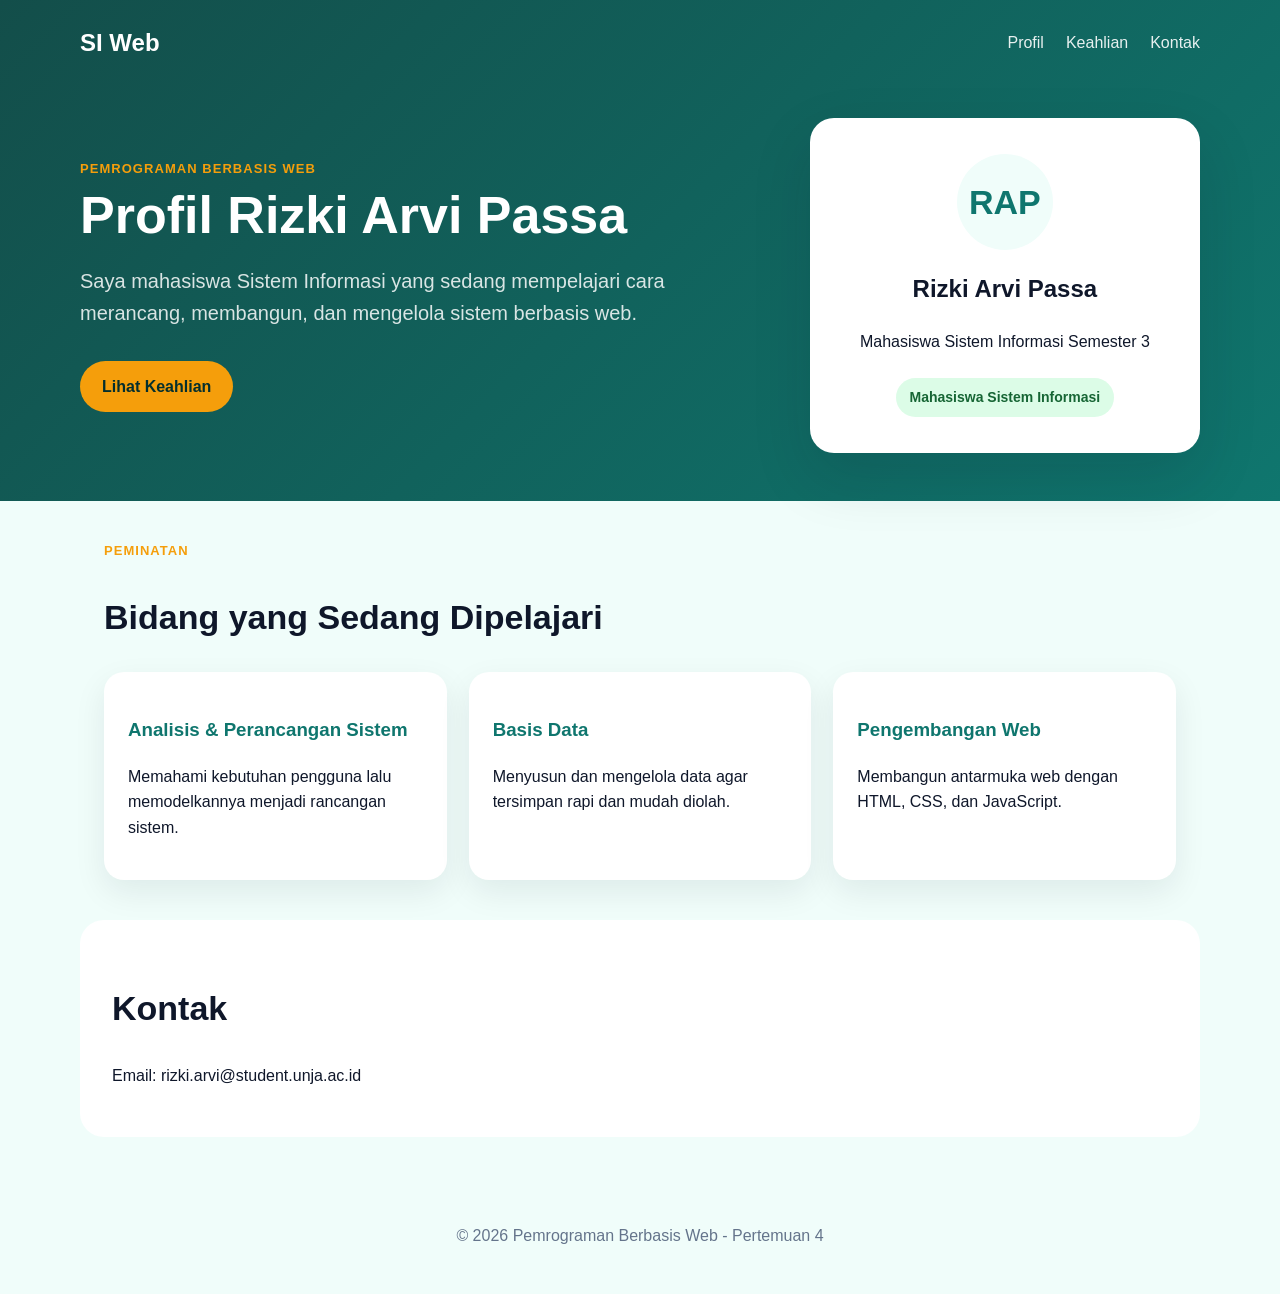
<file: Bab_4/index.html>
<!DOCTYPE html>
<html lang="id">
<head>
    <meta charset="UTF-8">
    <meta name="viewport" content="width=device-width, initial-scale=1.0">
    <title>Profil Mahasiswa Sistem Informasi</title>
    <link rel="stylesheet" href="style.css">
</head>
<body>
    <header class="site-header">
        <nav class="navbar" aria-label="Navigasi utama">
            <a class="brand" href="#">SI Web</a>
            <ul class="nav-links">
                <li><a href="#profil">Profil</a></li>
                <li><a href="#keahlian">Keahlian</a></li>
                <li><a href="#kontak">Kontak</a></li>
            </ul>
        </nav>

        <section class="hero" id="profil">
            <div class="hero-text">
                <p class="eyebrow">Pemrograman Berbasis Web</p>
                <h1>Profil Rizki Arvi Passa</h1>
                <p class="lead">Saya mahasiswa Sistem Informasi yang sedang mempelajari cara merancang, membangun, dan mengelola sistem berbasis web.</p>
                <a class="button" href="#keahlian">Lihat Keahlian</a>
            </div>
            <div class="profile-card" aria-label="Kartu profil singkat">
                <div class="avatar">RAP</div>
                <h2>Rizki Arvi Passa</h2>
                <p>Mahasiswa Sistem Informasi Semester 3</p>
                <span>Mahasiswa Sistem Informasi</span>
            </div>
        </section>
    </header>

    <main>
        <section class="section" id="keahlian">
        <p class="eyebrow">Peminatan</p>
        <h2>Bidang yang Sedang Dipelajari</h2>
        <div class="grid">
            <article class="card">
                <h3>Analisis &amp; Perancangan Sistem</h3>
                <p>Memahami kebutuhan pengguna lalu memodelkannya menjadi rancangan sistem.</p>
            </article>
            <article class="card">
                <h3>Basis Data</h3>
                <p>Menyusun dan mengelola data agar tersimpan rapi dan mudah diolah.</p>
            </article>
            <article class="card">
                <h3>Pengembangan Web</h3>
                <p>Membangun antarmuka web dengan HTML, CSS, dan JavaScript.</p>
            </article>
        </div>
    </section>
        <section class="section contact" id="kontak">
            <h2>Kontak</h2>
            <p>Email: rizki.arvi@student.unja.ac.id</p>
        </section>
    </main>

    <footer class="footer">
        <p>&copy; 2026 Pemrograman Berbasis Web - Pertemuan 4</p>
    </footer>
</body>
</html>
</file>
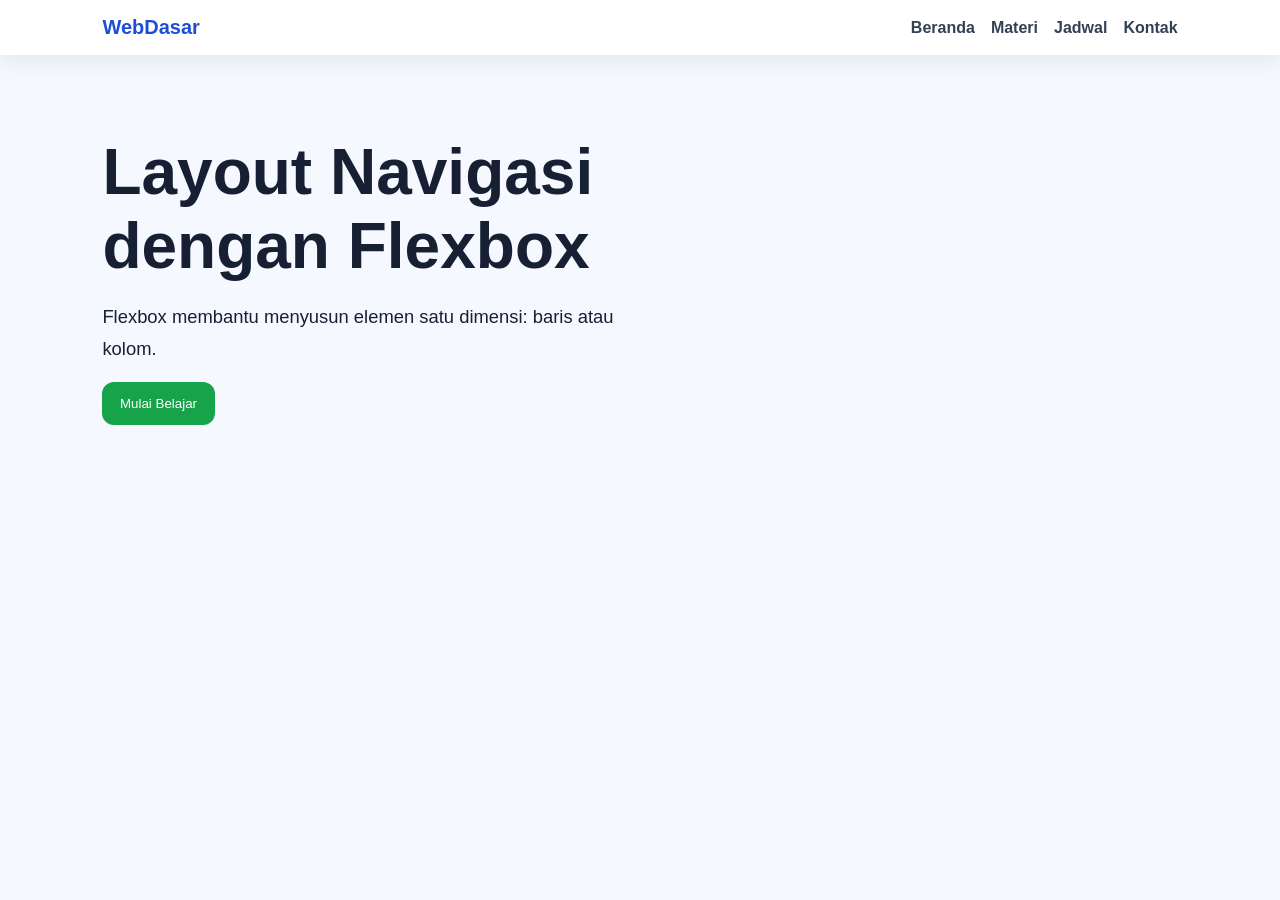
<file: Bab_5/01_Flexbox/index.html>
<!DOCTYPE html>
<html lang="id">
<head>
  <meta charset="UTF-8" />
  <meta name="viewport" content="width=device-width, initial-scale=1.0" />
  <title>Contoh Flexbox Navbar</title>
  <link rel="stylesheet" href="style.css" />
</head>
<body>
  <header class="site-header">
    <a class="brand" href="#">WebDasar</a>
    <nav class="nav-menu" aria-label="Menu utama">
      <a href="#">Beranda</a>
      <a href="#">Materi</a>
      <a href="#">Jadwal</a>
      <a href="#">Kontak</a>
    </nav>
  </header>
  <main class="hero">
    <h1>Layout Navigasi dengan Flexbox</h1>
    <p>Flexbox membantu menyusun elemen satu dimensi: baris atau kolom.</p>
    <button>Mulai Belajar</button>
  </main>
</body>
</html>
</file>
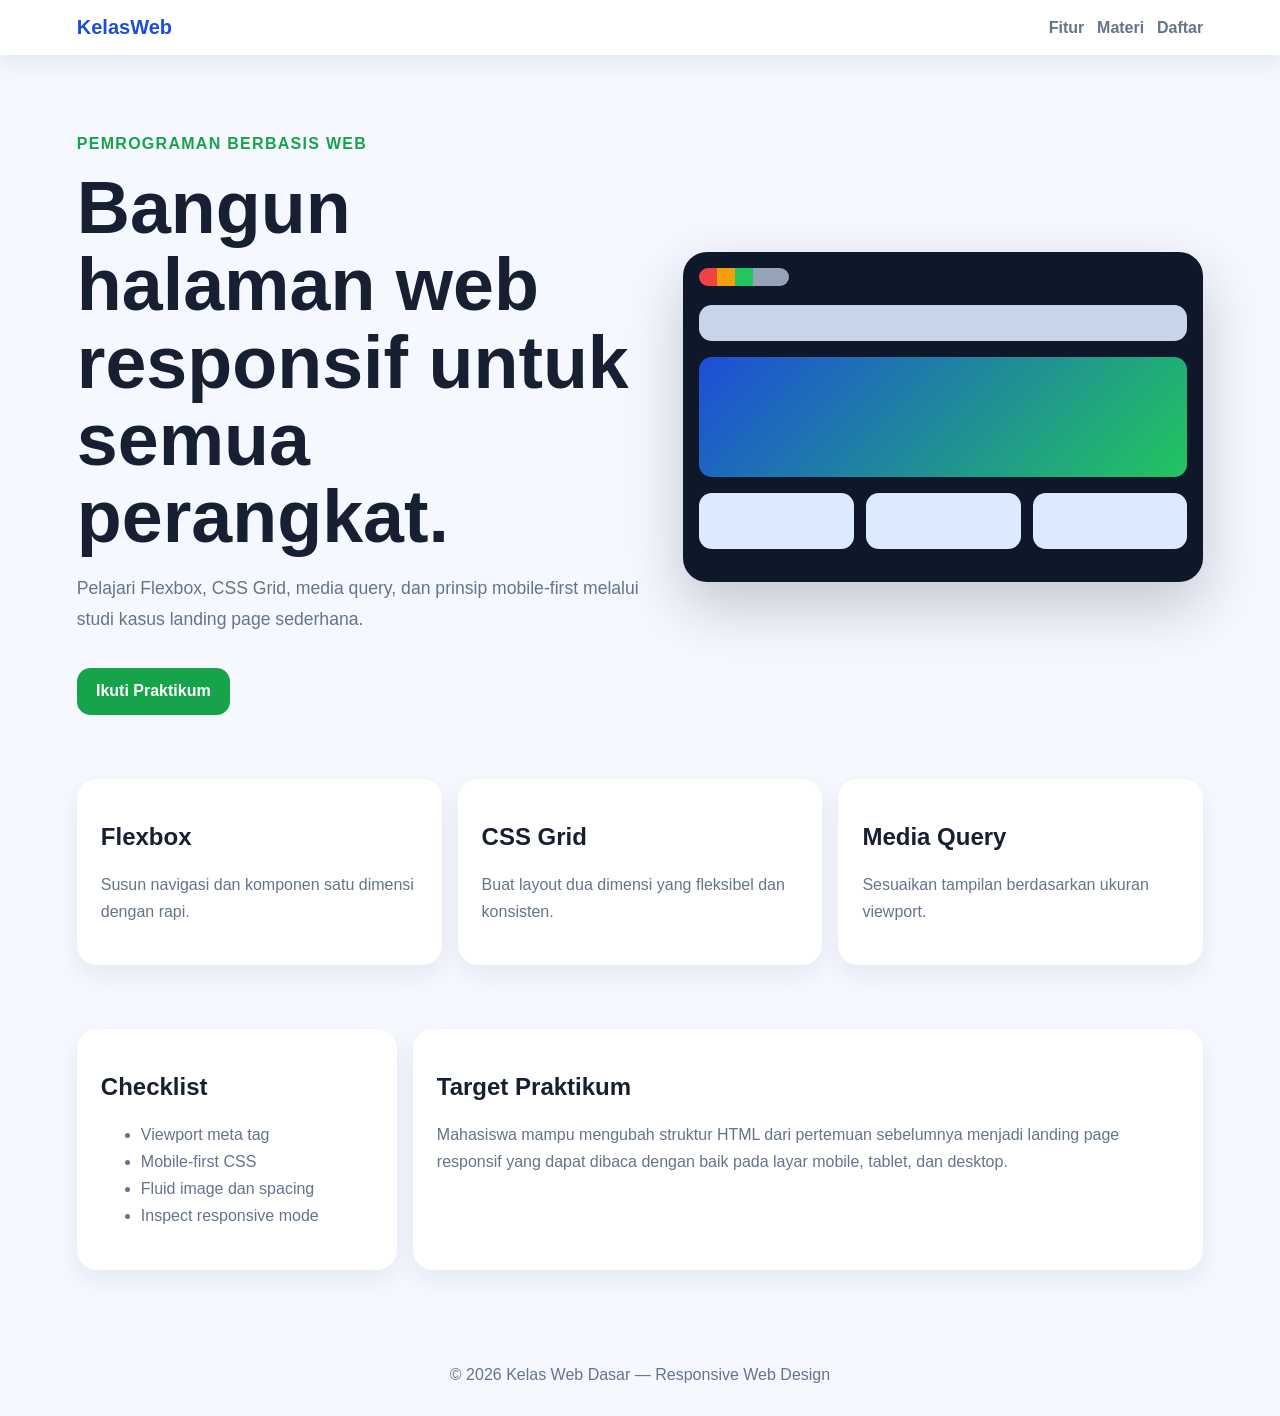
<file: Bab_5/02_Landing_Page/index.html>
<!DOCTYPE html>
<html lang="id">
<head>
  <meta charset="UTF-8" />
  <meta name="viewport" content="width=device-width, initial-scale=1.0" />
  <title>Kelas Web Dasar</title>
  <link rel="stylesheet" href="style.css" />
</head>
<body>
  <header class="topbar">
    <a class="brand" href="#">KelasWeb</a>
    <nav class="nav" aria-label="Menu utama">
      <a href="#fitur">Fitur</a>
      <a href="#materi">Materi</a>
      <a href="#daftar">Daftar</a>
    </nav>
  </header>

  <main>
    <section class="hero">
      <div class="hero-text">
        <p class="eyebrow">Pemrograman Berbasis Web</p>
        <h1>Bangun halaman web responsif untuk semua perangkat.</h1>
        <p class="lead">Pelajari Flexbox, CSS Grid, media query, dan prinsip mobile-first melalui studi kasus landing page sederhana.</p>
        <a class="btn" href="#daftar">Ikuti Praktikum</a>
      </div>
      <div class="device-card" aria-label="Ilustrasi tampilan responsif">
        <div class="browser-bar"></div>
        <div class="mock-nav"></div>
        <div class="mock-hero"></div>
        <div class="mock-grid"><span></span><span></span><span></span></div>
      </div>
    </section>

    <section id="fitur" class="features">
      <article><h2>Flexbox</h2><p>Susun navigasi dan komponen satu dimensi dengan rapi.</p></article>
      <article><h2>CSS Grid</h2><p>Buat layout dua dimensi yang fleksibel dan konsisten.</p></article>
      <article><h2>Media Query</h2><p>Sesuaikan tampilan berdasarkan ukuran viewport.</p></article>
    </section>

    <section id="materi" class="content-layout">
      <aside>
        <h2>Checklist</h2>
        <ul>
          <li>Viewport meta tag</li>
          <li>Mobile-first CSS</li>
          <li>Fluid image dan spacing</li>
          <li>Inspect responsive mode</li>
        </ul>
      </aside>
      <article>
        <h2>Target Praktikum</h2>
        <p>Mahasiswa mampu mengubah struktur HTML dari pertemuan sebelumnya menjadi landing page responsif yang dapat dibaca dengan baik pada layar mobile, tablet, dan desktop.</p>
      </article>
    </section>
  </main>

  <footer id="daftar">© 2026 Kelas Web Dasar — Responsive Web Design</footer>
</body>
</html>
</file>
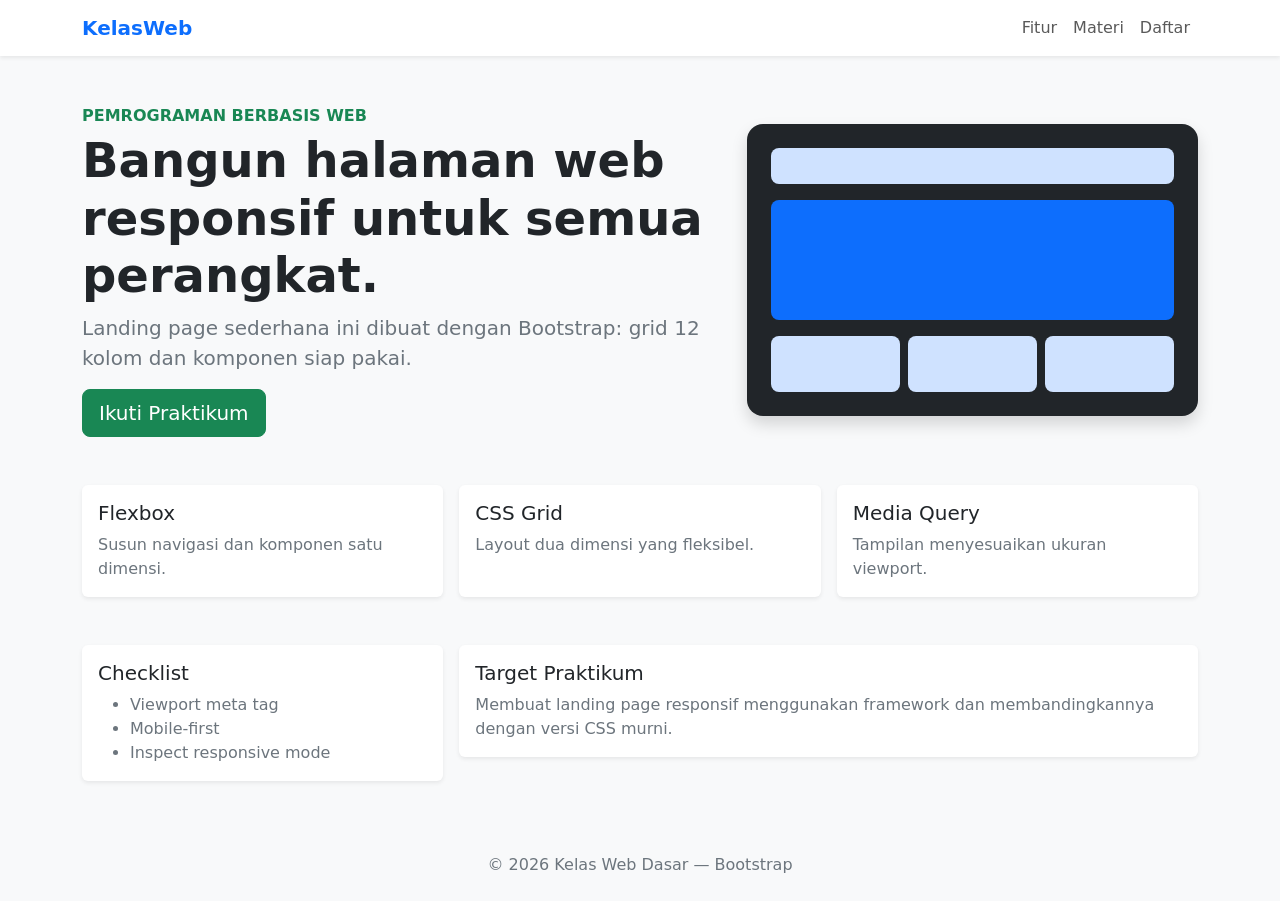
<file: Bab_5/03_Bootstrap/index.html>
<!DOCTYPE html>
<html lang="id">
<head>
  <meta charset="UTF-8">
  <meta name="viewport" content="width=device-width, initial-scale=1.0">
  <title>Landing Page Bootstrap</title>
  <!-- Bootstrap 5 via CDN (perlu koneksi internet) - getbootstrap.com -->
  <link href="https://cdn.jsdelivr.net/npm/bootstrap@5.3.3/dist/css/bootstrap.min.css" rel="stylesheet">
</head>
<body class="bg-light">
  <nav class="navbar navbar-expand-md bg-white shadow-sm">
    <div class="container">
      <a class="navbar-brand fw-bold text-primary" href="#">KelasWeb</a>
      <button class="navbar-toggler" type="button" data-bs-toggle="collapse" data-bs-target="#menu" aria-label="Buka menu">
        <span class="navbar-toggler-icon"></span>
      </button>
      <div class="collapse navbar-collapse" id="menu">
        <ul class="navbar-nav ms-auto">
          <li class="nav-item"><a class="nav-link" href="#fitur">Fitur</a></li>
          <li class="nav-item"><a class="nav-link" href="#materi">Materi</a></li>
          <li class="nav-item"><a class="nav-link" href="#daftar">Daftar</a></li>
        </ul>
      </div>
    </div>
  </nav>

  <header class="container py-5">
    <div class="row align-items-center g-4">
      <div class="col-md-7">
        <p class="text-success fw-bold text-uppercase mb-1">Pemrograman Berbasis Web</p>
        <h1 class="display-5 fw-bold">Bangun halaman web responsif untuk semua perangkat.</h1>
        <p class="lead text-secondary">Landing page sederhana ini dibuat dengan Bootstrap: grid 12 kolom dan komponen siap pakai.</p>
        <a class="btn btn-success btn-lg" href="#daftar">Ikuti Praktikum</a>
      </div>
      <div class="col-md-5">
        <div class="p-4 rounded-4 bg-dark shadow">
          <div class="rounded-3 bg-primary-subtle mb-3" style="height:36px"></div>
          <div class="rounded-3 bg-primary mb-3" style="height:120px"></div>
          <div class="row g-2">
            <div class="col-4"><div class="rounded-3 bg-primary-subtle" style="height:56px"></div></div>
            <div class="col-4"><div class="rounded-3 bg-primary-subtle" style="height:56px"></div></div>
            <div class="col-4"><div class="rounded-3 bg-primary-subtle" style="height:56px"></div></div>
          </div>
        </div>
      </div>
    </div>
  </header>

  <section id="fitur" class="container pb-5">
    <div class="row g-3">
      <div class="col-12 col-md-4"><div class="card h-100 border-0 shadow-sm"><div class="card-body">
        <h2 class="h5">Flexbox</h2><p class="text-secondary mb-0">Susun navigasi dan komponen satu dimensi.</p></div></div></div>
      <div class="col-12 col-md-4"><div class="card h-100 border-0 shadow-sm"><div class="card-body">
        <h2 class="h5">CSS Grid</h2><p class="text-secondary mb-0">Layout dua dimensi yang fleksibel.</p></div></div></div>
      <div class="col-12 col-md-4"><div class="card h-100 border-0 shadow-sm"><div class="card-body">
        <h2 class="h5">Media Query</h2><p class="text-secondary mb-0">Tampilan menyesuaikan ukuran viewport.</p></div></div></div>
    </div>
  </section>

  <section id="materi" class="container pb-5">
    <div class="row g-3">
      <aside class="col-lg-4"><div class="card border-0 shadow-sm"><div class="card-body">
        <h2 class="h5">Checklist</h2>
        <ul class="text-secondary mb-0"><li>Viewport meta tag</li><li>Mobile-first</li><li>Inspect responsive mode</li></ul>
      </div></div></aside>
      <article class="col-lg-8"><div class="card border-0 shadow-sm"><div class="card-body">
        <h2 class="h5">Target Praktikum</h2>
        <p class="text-secondary mb-0">Membuat landing page responsif menggunakan framework dan membandingkannya dengan versi CSS murni.</p>
      </div></div></article>
    </div>
  </section>

  <footer id="daftar" class="text-center text-secondary py-4">© 2026 Kelas Web Dasar — Bootstrap</footer>

  <script src="https://cdn.jsdelivr.net/npm/bootstrap@5.3.3/dist/js/bootstrap.bundle.min.js"></script>
</body>
</html>
</file>
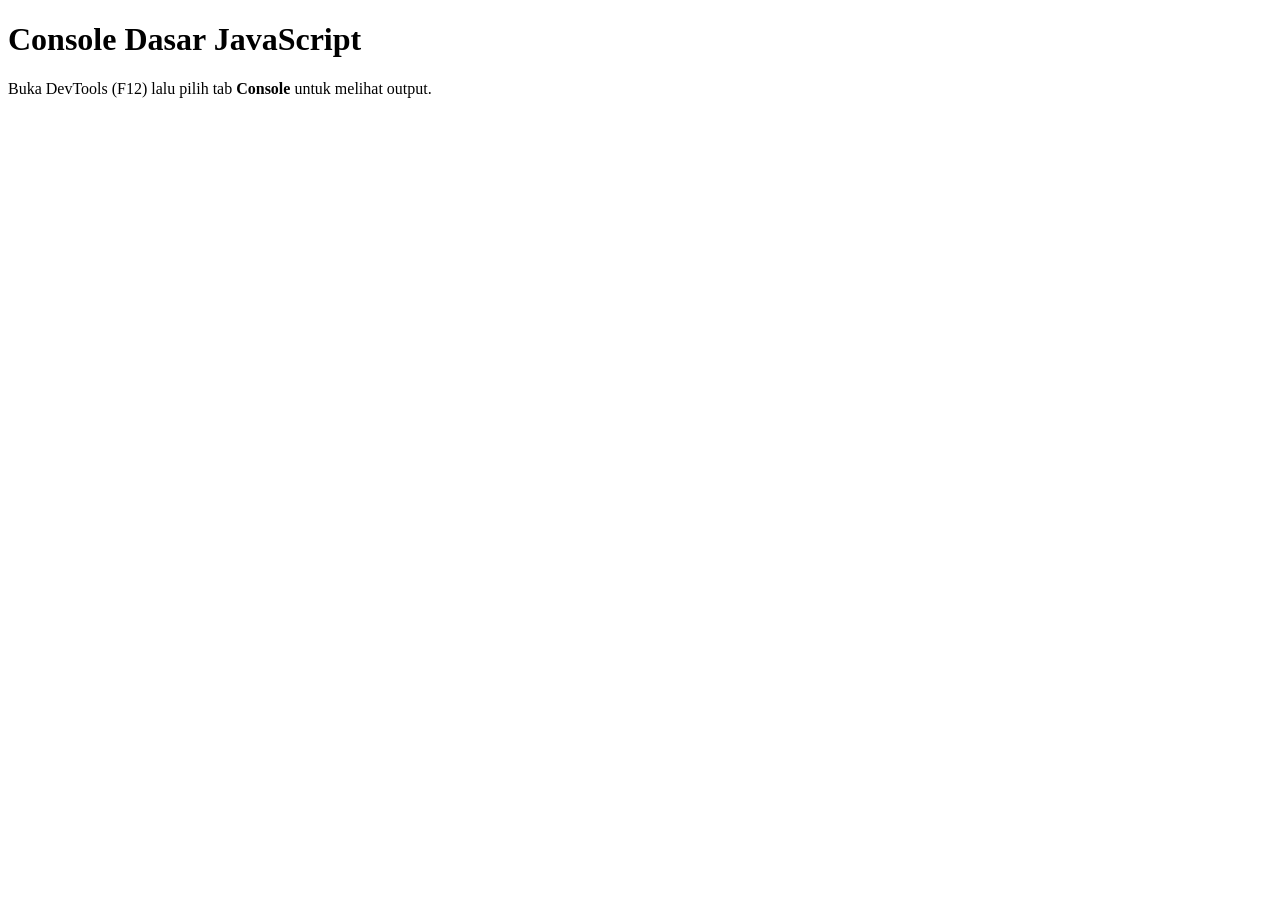
<file: Bab_6/01_Console_Dasar/index.html>
<!DOCTYPE html>
<html lang="id">
<head>
  <meta charset="UTF-8">
  <meta name="viewport" content="width=device-width, initial-scale=1.0">
  <title>Console Dasar JavaScript</title>
</head>
<body>
  <h1>Console Dasar JavaScript</h1>
  <p>Buka DevTools (F12) lalu pilih tab <strong>Console</strong> untuk melihat output.</p>

  <script src="script.js"></script>
</body>
</html>
</file>
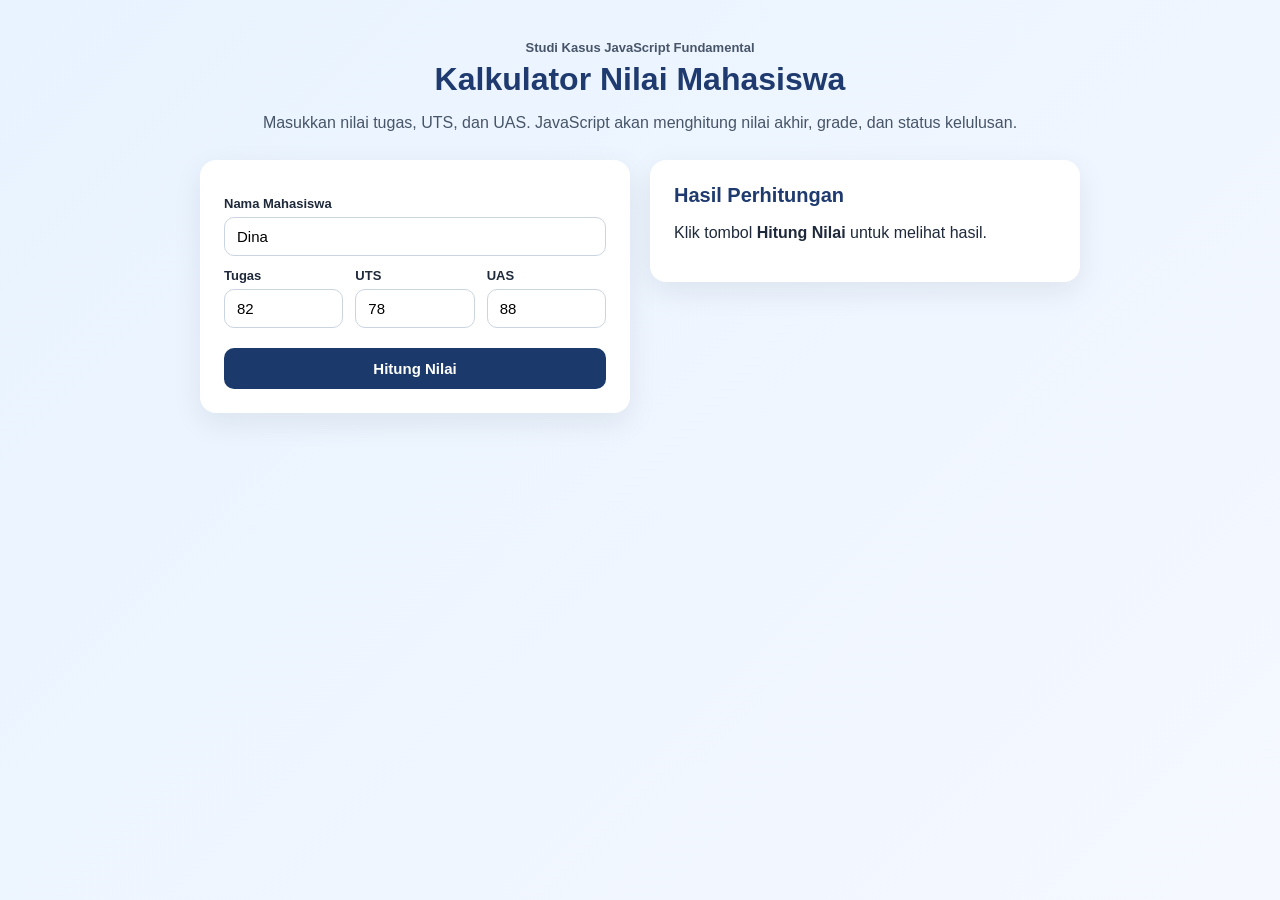
<file: Bab_6/02_Kalkulator_Nilai/index.html>
<!DOCTYPE html>
<html lang="id">
<head>
  <meta charset="UTF-8">
  <meta name="viewport" content="width=device-width, initial-scale=1.0">
  <title>Kalkulator Nilai Mahasiswa</title>
  <link rel="stylesheet" href="style.css">
</head>
<body>
  <main class="app">
    <section class="intro">
      <p class="eyebrow">Studi Kasus JavaScript Fundamental</p>
      <h1>Kalkulator Nilai Mahasiswa</h1>
      <p>Masukkan nilai tugas, UTS, dan UAS. JavaScript akan menghitung nilai akhir, grade, dan status kelulusan.</p>
    </section>

    <section class="panel">
      <form id="formNilai">
        <label for="nama">Nama Mahasiswa</label>
        <input id="nama" type="text" value="Dina" required>

        <div class="grid">
          <div>
            <label for="tugas">Tugas</label>
            <input id="tugas" type="number" min="0" max="100" value="82" required>
          </div>
          <div>
            <label for="uts">UTS</label>
            <input id="uts" type="number" min="0" max="100" value="78" required>
          </div>
          <div>
            <label for="uas">UAS</label>
            <input id="uas" type="number" min="0" max="100" value="88" required>
          </div>
        </div>

        <button type="submit">Hitung Nilai</button>
      </form>

      <article id="hasil" class="result">
        <h2>Hasil Perhitungan</h2>
        <p>Klik tombol <strong>Hitung Nilai</strong> untuk melihat hasil.</p>
      </article>
    </section>
  </main>

  <script src="script.js"></script>
</body>
</html>
</file>
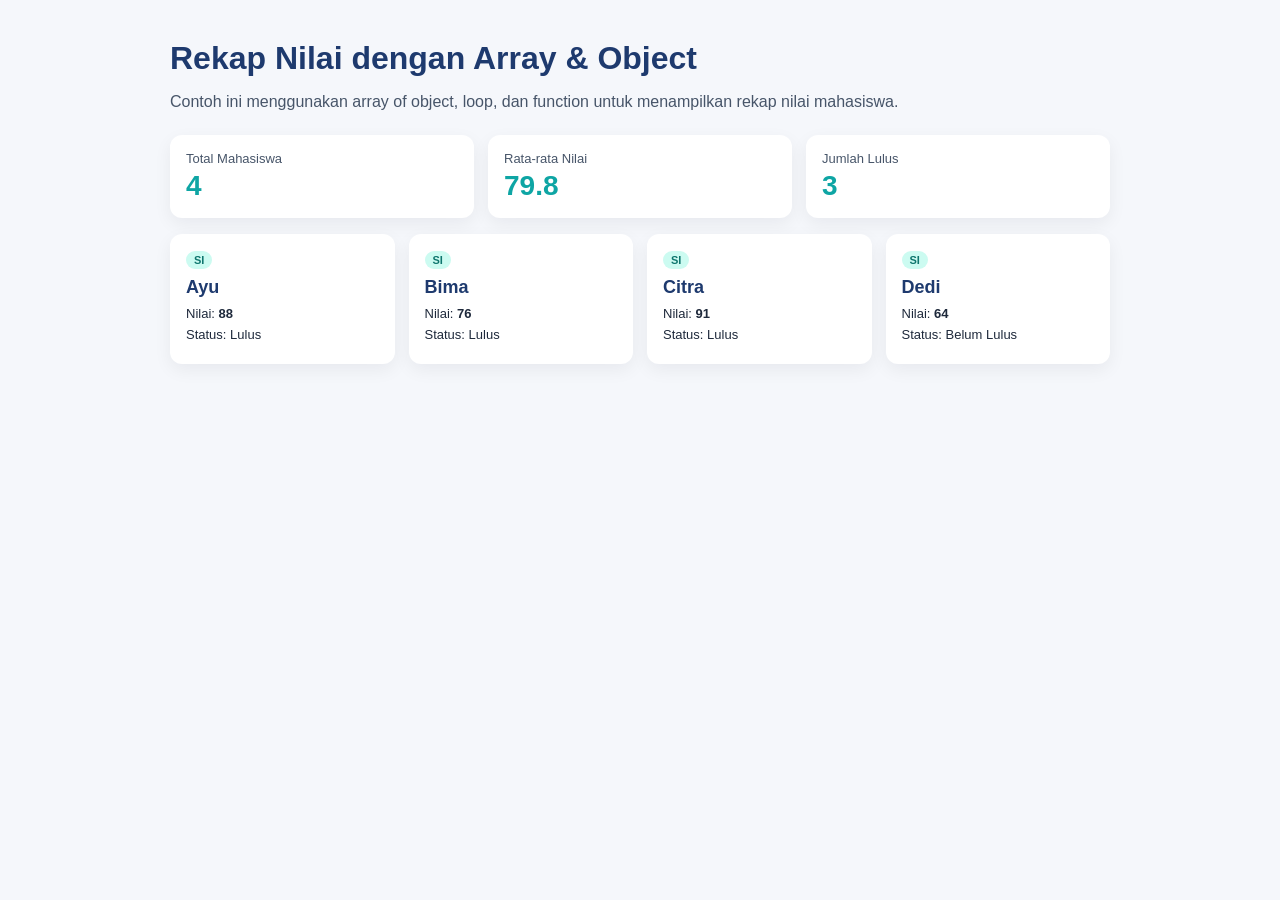
<file: Bab_6/03_Array_Rekap_Mahasiswa/index.html>
<!DOCTYPE html>
<html lang="id">
<head>
  <meta charset="UTF-8">
  <meta name="viewport" content="width=device-width, initial-scale=1.0">
  <title>Rekap Nilai dengan Array & Object</title>
  <link rel="stylesheet" href="style.css">
</head>
<body>
  <main class="container">
    <h1>Rekap Nilai dengan Array &amp; Object</h1>
    <p class="subtitle">Contoh ini menggunakan array of object, loop, dan function untuk menampilkan rekap nilai mahasiswa.</p>

    <section id="ringkasan" class="summary"></section>
    <section id="daftar" class="cards"></section>
  </main>

  <script src="script.js"></script>
</body>
</html>
</file>
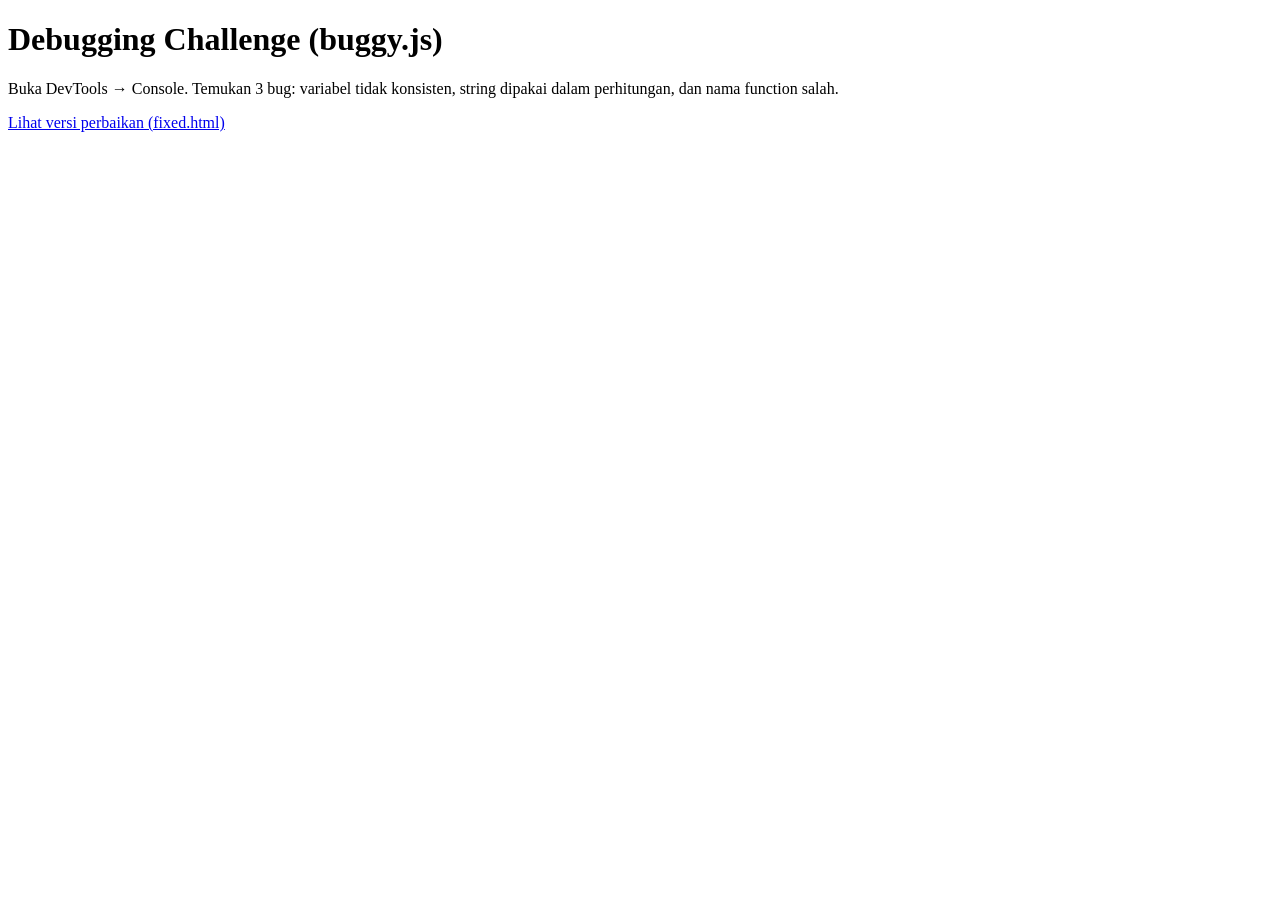
<file: Bab_6/04_Debugging/index.html>
<!DOCTYPE html>
<html lang="id">
<head>
  <meta charset="UTF-8">
  <meta name="viewport" content="width=device-width, initial-scale=1.0">
  <title>Debugging Challenge - Kode Bermasalah</title>
</head>
<body>
  <h1>Debugging Challenge (buggy.js)</h1>
  <p>Buka DevTools &rarr; Console. Temukan 3 bug: variabel tidak konsisten, string dipakai dalam perhitungan, dan nama function salah.</p>
  <p><a href="fixed.html">Lihat versi perbaikan (fixed.html)</a></p>

  <script src="buggy.js"></script>
</body>
</html>
</file>
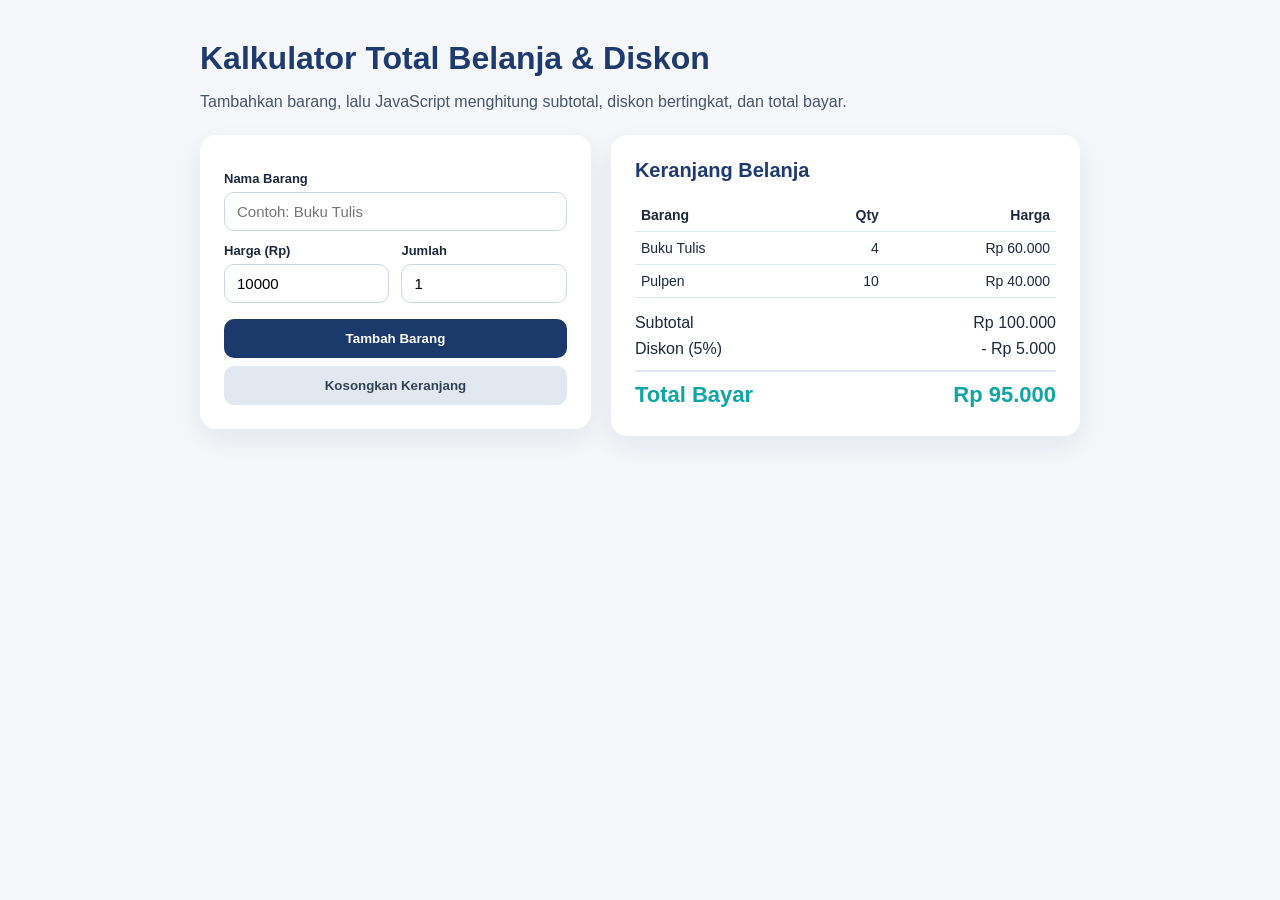
<file: Bab_6/05_Latihan_Mandiri/index.html>
<!DOCTYPE html>
<html lang="id">
<head>
  <meta charset="UTF-8">
  <meta name="viewport" content="width=device-width, initial-scale=1.0">
  <title>Kalkulator Total Belanja dan Diskon</title>
  <link rel="stylesheet" href="style.css">
</head>
<body>
  <main class="app">
    <h1>Kalkulator Total Belanja &amp; Diskon</h1>
    <p class="subtitle">Tambahkan barang, lalu JavaScript menghitung subtotal, diskon bertingkat, dan total bayar.</p>

    <section class="panel">
      <form id="formBarang">
        <label for="namaBarang">Nama Barang</label>
        <input id="namaBarang" type="text" placeholder="Contoh: Buku Tulis" required>
        <div class="grid">
          <div>
            <label for="harga">Harga (Rp)</label>
            <input id="harga" type="number" min="0" value="10000" required>
          </div>
          <div>
            <label for="jumlah">Jumlah</label>
            <input id="jumlah" type="number" min="1" value="1" required>
          </div>
        </div>
        <button type="submit">Tambah Barang</button>
        <button type="button" id="btnReset" class="secondary">Kosongkan Keranjang</button>
      </form>

      <article id="hasil" class="result"></article>
    </section>
  </main>

  <script src="script.js"></script>
</body>
</html>
</file>
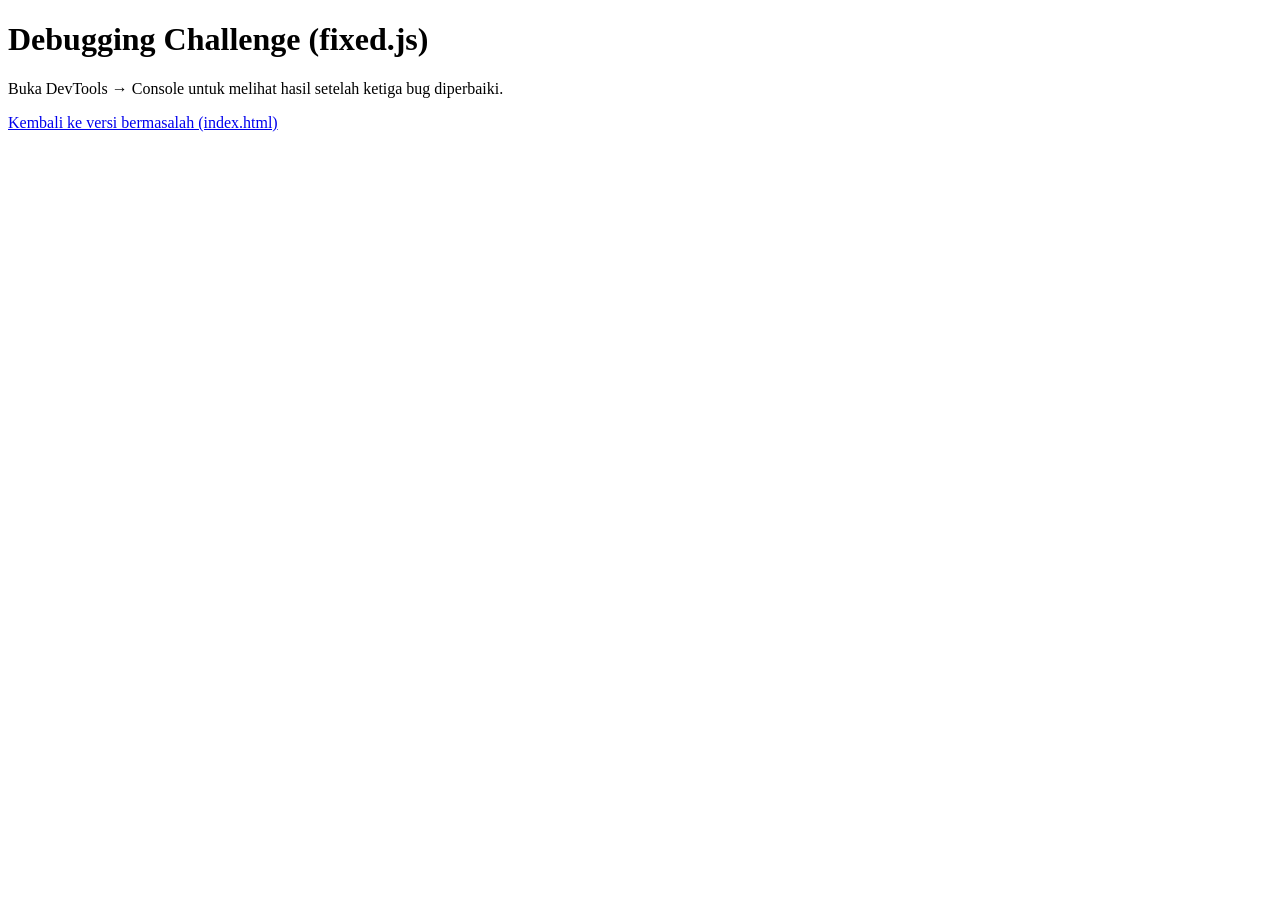
<file: Bab_6/04_Debugging/fixed.html>
<!DOCTYPE html>
<html lang="id">
<head>
  <meta charset="UTF-8">
  <meta name="viewport" content="width=device-width, initial-scale=1.0">
  <title>Debugging Challenge - Kode Perbaikan</title>
</head>
<body>
  <h1>Debugging Challenge (fixed.js)</h1>
  <p>Buka DevTools &rarr; Console untuk melihat hasil setelah ketiga bug diperbaiki.</p>
  <p><a href="index.html">Kembali ke versi bermasalah (index.html)</a></p>

  <script src="fixed.js"></script>
</body>
</html>
</file>
<file: Bab_4/style.css>
/* ===== 4.8.2 Variabel dan Global Reset ===== */
:root {
    --primary: #0f766e;
    --primary-dark: #134e4a;
    --accent: #f59e0b;
    --text: #0f172a;
    --muted: #64748b;
    --surface: #ffffff;
    --bg: #f0fdfa;
    --radius: 24px;
    --shadow: 0 24px 60px rgba(15, 23, 42, 0.14);
}
* {
    box-sizing: border-box;
}

html {
    scroll-behavior: smooth;
}

body {
    margin: 0;
    font-family: Arial, Helvetica, sans-serif;
    color: var(--text);
    background: var(--bg);
    line-height: 1.6;
}

/* ===== 4.8.3 Navbar dan Hero ===== */
.site-header {
    background: linear-gradient(135deg, var(--primary-dark), var(--primary));
    color: white;
    padding: 24px;
}

.navbar {
    max-width: 1120px;
    margin: 0 auto;
    display: flex;
    align-items: center;
    justify-content: space-between;
}

.brand {
    font-weight: 800;
    font-size: 24px;
    text-decoration: none;
    color: white; /* tambahan: agar brand tidak berwarna biru default link */
}

.nav-links {
    list-style: none;
    display: flex;
    gap: 22px;
    padding: 0;
    margin: 0;
}

.nav-links a {
    text-decoration: none;
    color: rgba(255, 255, 255, 0.9);
}

.hero {
    max-width: 1120px;
    margin: 56px auto 24px;
    display: grid;
    grid-template-columns: 1.6fr 0.9fr;
    gap: 36px;
    align-items: center;
}

/* tambahan: gaya eyebrow dan judul hero (tidak ada di potongan buku) */
.eyebrow {
    color: var(--accent);
    font-weight: 800;
    font-size: 13px;
    text-transform: uppercase;
    letter-spacing: 0.08em;
    margin: 0 0 8px;
}

.hero h1 {
    font-size: 52px;
    line-height: 1.1;
    margin: 0 0 16px;
}

/* ===== 4.8.4 Kartu Profil, Grid, Komponen ===== */
.lead {
    max-width: 680px;
    font-size: 20px;
    color: rgba(255, 255, 255, 0.84);
}

.button {
    display: inline-block;
    margin-top: 12px;
    padding: 13px 22px;
    background: var(--accent);
    color: #042f2e;
    border-radius: 999px;
    font-weight: 700;
    text-decoration: none;
}

.profile-card {
    background: var(--surface);
    color: var(--text);
    border-radius: var(--radius);
    padding: 36px;
    box-shadow: var(--shadow);
    text-align: center;
}

.avatar {
    width: 96px;
    height: 96px;
    margin: 0 auto 18px;
    display: grid;
    place-items: center;
    border-radius: 50%;
    background: var(--bg);
    color: var(--primary);
    font-size: 34px;
    font-weight: 800;
}

.profile-card span {
    display: inline-block;
    margin-top: 8px;
    padding: 8px 14px;
    background: #dcfce7;
    color: #166534;
    border-radius: 999px;
    font-size: 14px;
    font-weight: 700;
}

.section {
    max-width: 1120px;
    margin: 40px auto;
    padding: 0 24px;
}

.section h2 {
    font-size: 34px;
}

.grid {
    display: grid;
    grid-template-columns: repeat(3, 1fr);
    gap: 22px;
}

.card {
    background: var(--surface);
    border-radius: 20px;
    padding: 24px;
    box-shadow: 0 12px 32px rgba(15, 23, 42, 0.08);
}

.card h3 {
    color: var(--primary);
}

.contact {
    background: white;
    border-radius: var(--radius);
    padding: 32px;
}

.footer {
    text-align: center;
    color: var(--muted);
    padding: 30px;
}

/* ===== 4.8.5 Media Query ===== */
@media (max-width: 760px) {
    .navbar,
    .nav-links {
        align-items: flex-start;
        flex-direction: column;
    }

    .hero,
    .grid {
        grid-template-columns: 1fr;
    }

    h1 {
        font-size: 38px;
    }
}
</file>
<file: Bab_5/01_Flexbox/style.css>
* { box-sizing: border-box; }
body { margin: 0; font-family: Arial, sans-serif; background: #f5f8ff; color: #172033; }
.site-header {
  display: flex;
  justify-content: space-between;
  align-items: center;
  gap: 1rem;
  padding: 1rem 8%;
  background: white;
  box-shadow: 0 6px 24px rgba(15, 23, 42, .08);
}
.brand { font-weight: 800; color: #1d4ed8; text-decoration: none; font-size: 1.25rem; }
.nav-menu { display: flex; gap: 1rem; flex-wrap: wrap; }
.nav-menu a { text-decoration: none; color: #334155; font-weight: 600; }
.hero { padding: 5rem 8%; max-width: 760px; }
.hero h1 { font-size: clamp(2rem, 5vw, 4rem); margin: 0 0 1rem; }
.hero p { font-size: 1.15rem; line-height: 1.7; }
button { background: #16a34a; color: white; border: 0; padding: .85rem 1.1rem; border-radius: .75rem; }
@media (max-width: 640px) {
  .site-header { flex-direction: column; align-items: flex-start; }
  .nav-menu { flex-direction: column; }
}
</file>
<file: Bab_5/02_Landing_Page/style.css>
/* ===== 5.7.2 Baseline mobile-first ===== */
:root {
  --primary: #1d4ed8;
  --accent: #16a34a;
  --text: #172033;
  --muted: #64748b;
  --surface: #ffffff;
  --bg: #f5f8ff;
  --radius: 1.25rem;
}
* { box-sizing: border-box; }
html { scroll-behavior: smooth; }
body { margin: 0; font-family: Arial, sans-serif; background: var(--bg); color: var(--text); }
a { color: inherit; }
.topbar {
  display: flex;
  flex-direction: column;
  align-items: flex-start;
  gap: 1rem;
  padding: 1rem 6%;
  background: var(--surface);
  box-shadow: 0 8px 24px rgba(15, 23, 42, .08);
}
.brand { font-weight: 800; color: var(--primary); text-decoration: none; font-size: 1.25rem; }
.nav { display: flex; flex-direction: column; gap: .8rem; }
.nav a { text-decoration: none; color: var(--muted); font-weight: 700; }
.hero { display: grid; gap: 2rem; align-items: center; padding: 4rem 6%; }
.eyebrow { color: var(--accent); font-weight: 800; text-transform: uppercase; letter-spacing: .08em; }
h1 { font-size: clamp(2.1rem, 8vw, 4.6rem); line-height: 1.05; margin: .4rem 0 1rem; }
.lead { color: var(--muted); font-size: 1.1rem; line-height: 1.75; max-width: 620px; }
.btn { display: inline-block; background: var(--accent); color: white; text-decoration: none; padding: .9rem 1.2rem; border-radius: .85rem; font-weight: 800; margin-top: 1rem; }
.device-card { background: #0f172a; border-radius: 1.5rem; padding: 1rem; min-height: 330px; box-shadow: 0 24px 60px rgba(15, 23, 42, .22); }
.browser-bar { height: 18px; width: 90px; border-radius: 999px; background: linear-gradient(90deg, #ef4444 0 20%, #f59e0b 20% 40%, #22c55e 40% 60%, #94a3b8 60%); margin-bottom: 1.2rem; }
.mock-nav, .mock-hero, .mock-grid span { border-radius: .8rem; background: #dbeafe; display: block; }
.mock-nav { height: 36px; opacity: .9; }
.mock-hero { height: 120px; margin: 1rem 0; background: linear-gradient(135deg, #1d4ed8, #22c55e); }
.mock-grid { display: grid; grid-template-columns: 1fr; gap: .75rem; }
.mock-grid span { height: 56px; }
.features { display: grid; grid-template-columns: 1fr; gap: 1rem; padding: 0 6% 4rem; }
.features article, .content-layout > * { background: var(--surface); border-radius: var(--radius); padding: 1.5rem; box-shadow: 0 10px 24px rgba(15, 23, 42, .07); }
.features p, .content-layout p, li { color: var(--muted); line-height: 1.7; }
.content-layout { display: grid; grid-template-columns: 1fr; gap: 1rem; padding: 0 6% 4rem; }
footer { text-align: center; color: var(--muted); padding: 2rem 6%; }

/* ===== 5.7.3 Breakpoint 700px dan 980px ===== */
@media (min-width: 700px) {
  .topbar { flex-direction: row; justify-content: space-between; align-items: center; }
  .nav { flex-direction: row; }
  .features { grid-template-columns: repeat(3, 1fr); }
  .mock-grid { grid-template-columns: repeat(3, 1fr); }
}
@media (min-width: 980px) {
  .hero { grid-template-columns: 1.05fr .95fr; min-height: 72vh; }
  .content-layout { grid-template-columns: 320px 1fr; }
}
</file>
<file: Bab_6/02_Kalkulator_Nilai/style.css>
* { box-sizing: border-box; }
body { margin: 0; font-family: Arial, sans-serif; color: #1e293b;
  background: linear-gradient(135deg, #e8f3ff, #f5f8ff); min-height: 100vh; }
.app { max-width: 920px; margin: 0 auto; padding: 40px 20px; }
.intro { text-align: center; margin-bottom: 28px; }
.eyebrow { color: #0ea5a4; font-weight: 700; font-size: 13px; margin: 0 0 6px; }
.intro h1 { color: #1e3a6e; margin: 0 0 8px; font-size: 32px; }
.intro p { color: #475569; }
.panel { display: grid; grid-template-columns: 1fr; gap: 20px; align-items: start; }
form, .result { background: white; border-radius: 16px; padding: 24px; box-shadow: 0 10px 30px rgba(15, 23, 42, .08); }
label { display: block; font-size: 13px; font-weight: 700; margin: 12px 0 6px; }
input { width: 100%; padding: 10px 12px; border: 1px solid #cbd5e1; border-radius: 10px; font-size: 15px; }
.grid { display: grid; grid-template-columns: repeat(3, 1fr); gap: 12px; }
button { width: 100%; margin-top: 20px; padding: 12px; background: #1b3a6b; color: white; border: 0; border-radius: 10px; font-weight: 700; font-size: 15px; cursor: pointer; }
button:hover { background: #142c52; }
.result h2 { color: #1e3a6e; margin-top: 0; font-size: 20px; }
.score { font-size: 48px; font-weight: 800; color: #0ea5a4; margin: 8px 0; }
.lulus { color: #16a34a; font-weight: 700; }
.gagal { color: #dc2626; font-weight: 700; }
.chips { display: grid; grid-template-columns: 1fr 1fr; gap: 8px; margin-top: 12px; }
.chips span { background: #f1f5f9; padding: 8px 10px; border-radius: 8px; font-size: 13px; }
.error { color: #dc2626; font-weight: 700; }
@media (min-width: 760px) { .panel { grid-template-columns: 1fr 1fr; } }
</file>
<file: Bab_6/03_Array_Rekap_Mahasiswa/style.css>
* { box-sizing: border-box; }
body { margin: 0; font-family: Arial, sans-serif; background: #f5f7fb; color: #1e293b; }
.container { max-width: 980px; margin: 0 auto; padding: 40px 20px; }
h1 { color: #1e3a6e; margin: 0 0 6px; }
.subtitle { color: #475569; margin-bottom: 24px; }
.summary { display: grid; grid-template-columns: 1fr; gap: 14px; margin-bottom: 16px; }
.summary article { background: white; border-radius: 12px; padding: 16px; font-size: 13px; color: #475569; box-shadow: 0 6px 18px rgba(15, 23, 42, .06); }
.summary strong { display: block; font-size: 28px; color: #0ea5a4; margin-top: 4px; }
.cards { display: grid; grid-template-columns: 1fr; gap: 14px; }
.card { background: white; border-radius: 12px; padding: 16px; box-shadow: 0 6px 18px rgba(15, 23, 42, .06); }
.card h2 { margin: 8px 0; font-size: 18px; color: #1e3a6e; }
.card p { margin: 6px 0; font-size: 13px; }
.badge { display: inline-block; background: #ccfbf1; color: #0f766e; font-size: 11px; font-weight: 700; padding: 3px 8px; border-radius: 999px; }
@media (min-width: 640px) {
  .summary { grid-template-columns: repeat(3, 1fr); }
  .cards { grid-template-columns: repeat(2, 1fr); }
}
@media (min-width: 900px) { .cards { grid-template-columns: repeat(4, 1fr); } }
</file>
<file: Bab_6/05_Latihan_Mandiri/style.css>
* { box-sizing: border-box; }
body { margin: 0; font-family: Arial, sans-serif; background: #f5f7fb; color: #1e293b; }
.app { max-width: 920px; margin: 0 auto; padding: 40px 20px; }
h1 { color: #1e3a6e; margin: 0 0 6px; }
.subtitle { color: #475569; margin-bottom: 24px; }
.panel { display: grid; grid-template-columns: 1fr; gap: 20px; align-items: start; }
form, .result { background: white; border-radius: 16px; padding: 24px; box-shadow: 0 10px 30px rgba(15, 23, 42, .08); }
label { display: block; font-size: 13px; font-weight: 700; margin: 12px 0 6px; }
input { width: 100%; padding: 10px 12px; border: 1px solid #cbd5e1; border-radius: 10px; font-size: 15px; }
.grid { display: grid; grid-template-columns: 1fr 1fr; gap: 12px; }
button { width: 100%; margin-top: 16px; padding: 12px; background: #1b3a6b; color: white; border: 0; border-radius: 10px; font-weight: 700; cursor: pointer; }
button.secondary { background: #e2e8f0; color: #334155; margin-top: 8px; }
.result h2 { margin-top: 0; color: #1e3a6e; font-size: 20px; }
table { width: 100%; border-collapse: collapse; font-size: 14px; margin-bottom: 12px; }
th, td { text-align: left; padding: 8px 6px; border-bottom: 1px solid #e2e8f0; }
td.num, th.num { text-align: right; }
.baris { display: flex; justify-content: space-between; padding: 4px 0; }
.total { font-size: 22px; font-weight: 800; color: #0ea5a4; border-top: 2px solid #e2e8f0; margin-top: 8px; padding-top: 10px; }
.kosong { color: #64748b; }
@media (min-width: 760px) { .panel { grid-template-columns: 1fr 1.2fr; } }
</file>
